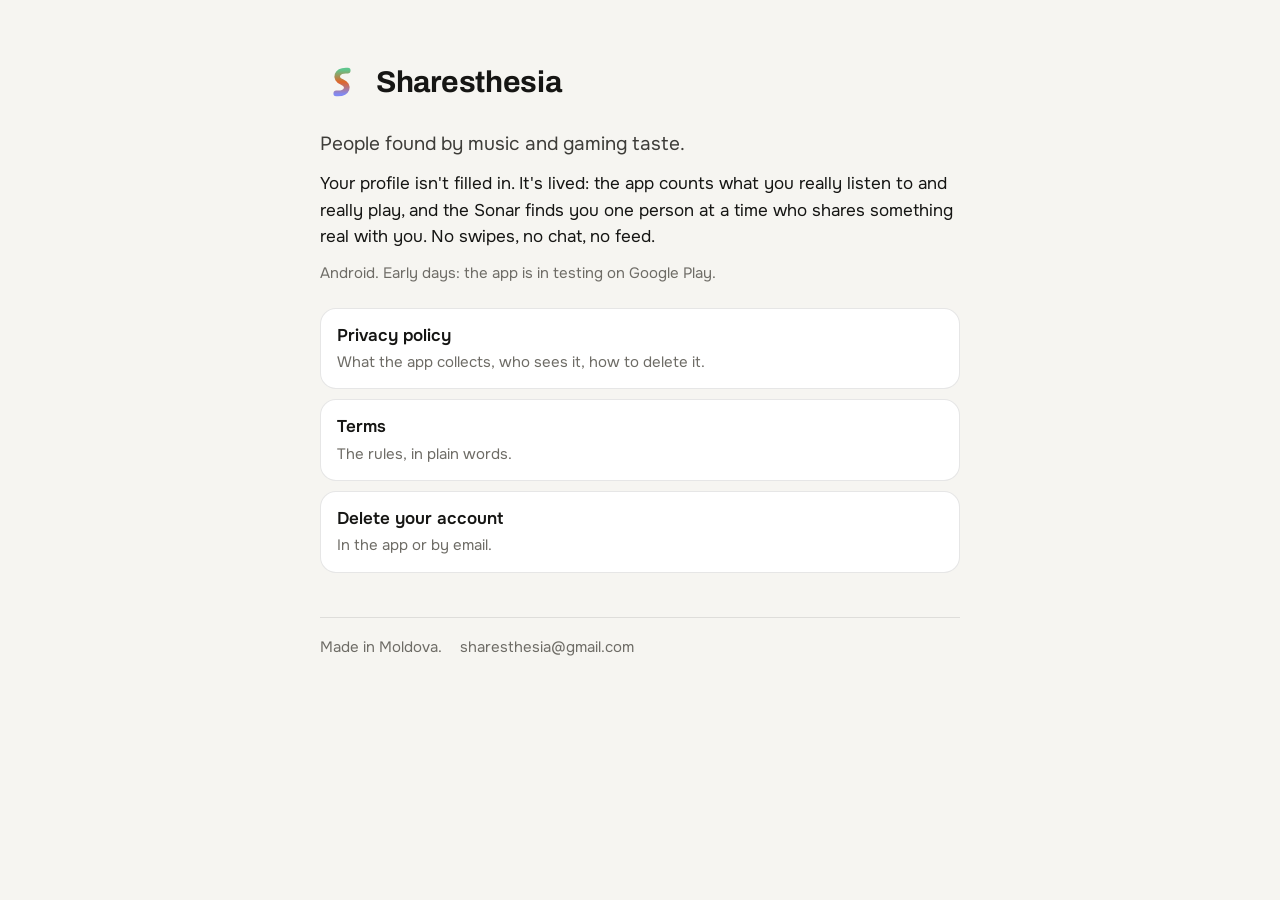
<file: index.html>
<!doctype html>
<html lang="en">
<head>
<meta charset="utf-8">
<meta name="viewport" content="width=device-width, initial-scale=1">
<title>Sharesthesia</title>
<meta name="description" content="People found by music and gaming taste. Your profile is built from what you really listen to and really play.">
<link rel="preconnect" href="https://fonts.googleapis.com">
<link rel="stylesheet" href="https://fonts.googleapis.com/css2?family=Archivo:wght@600;700&family=Onest:wght@400;500;600&display=swap">
<link rel="stylesheet" href="style.css">
</head>
<body>
<main>
<header class="top" style="padding-top:56px">
  <svg viewBox="0 0 108 108" aria-hidden="true" style="width:44px;height:52px"><defs><linearGradient id="sg" x1="0" y1="24" x2="0" y2="84" gradientUnits="userSpaceOnUse"><stop offset="0" stop-color="#5FC58C"/><stop offset=".5" stop-color="#E0662A"/><stop offset="1" stop-color="#8189F2"/></linearGradient></defs><path d="M68 26 C40 24 34 46 54 54 C74 62 68 84 40 82" fill="none" stroke="url(#sg)" stroke-width="14" stroke-linecap="round"/></svg>
  <h1 style="margin:0">Sharesthesia</h1>
</header>

<p class="sub" style="font-size:19px">People found by music and gaming taste.</p>
<p>Your profile isn't filled in. It's lived: the app counts what you really listen to and really play, and the Sonar finds you one person at a time who shares something real with you. No swipes, no chat, no feed.</p>
<p class="note">Android. Early days: the app is in testing on Google Play.</p>
<!-- When the Play listing is live, replace the line above with:
<p><a href="https://play.google.com/store/apps/details?id=com.sharesthesia.app">Get it on Google Play</a></p>
-->

<nav class="links">
  <a href="privacy.html">Privacy policy<span>What the app collects, who sees it, how to delete it.</span></a>
  <a href="terms.html">Terms<span>The rules, in plain words.</span></a>
  <a href="delete-account.html">Delete your account<span>In the app or by email.</span></a>
</nav>

<footer class="foot">
  <span>Made in Moldova.</span>
  <a href="mailto:sharesthesia@gmail.com">sharesthesia@gmail.com</a>
</footer>
</main>
</body>
</html>
</file>
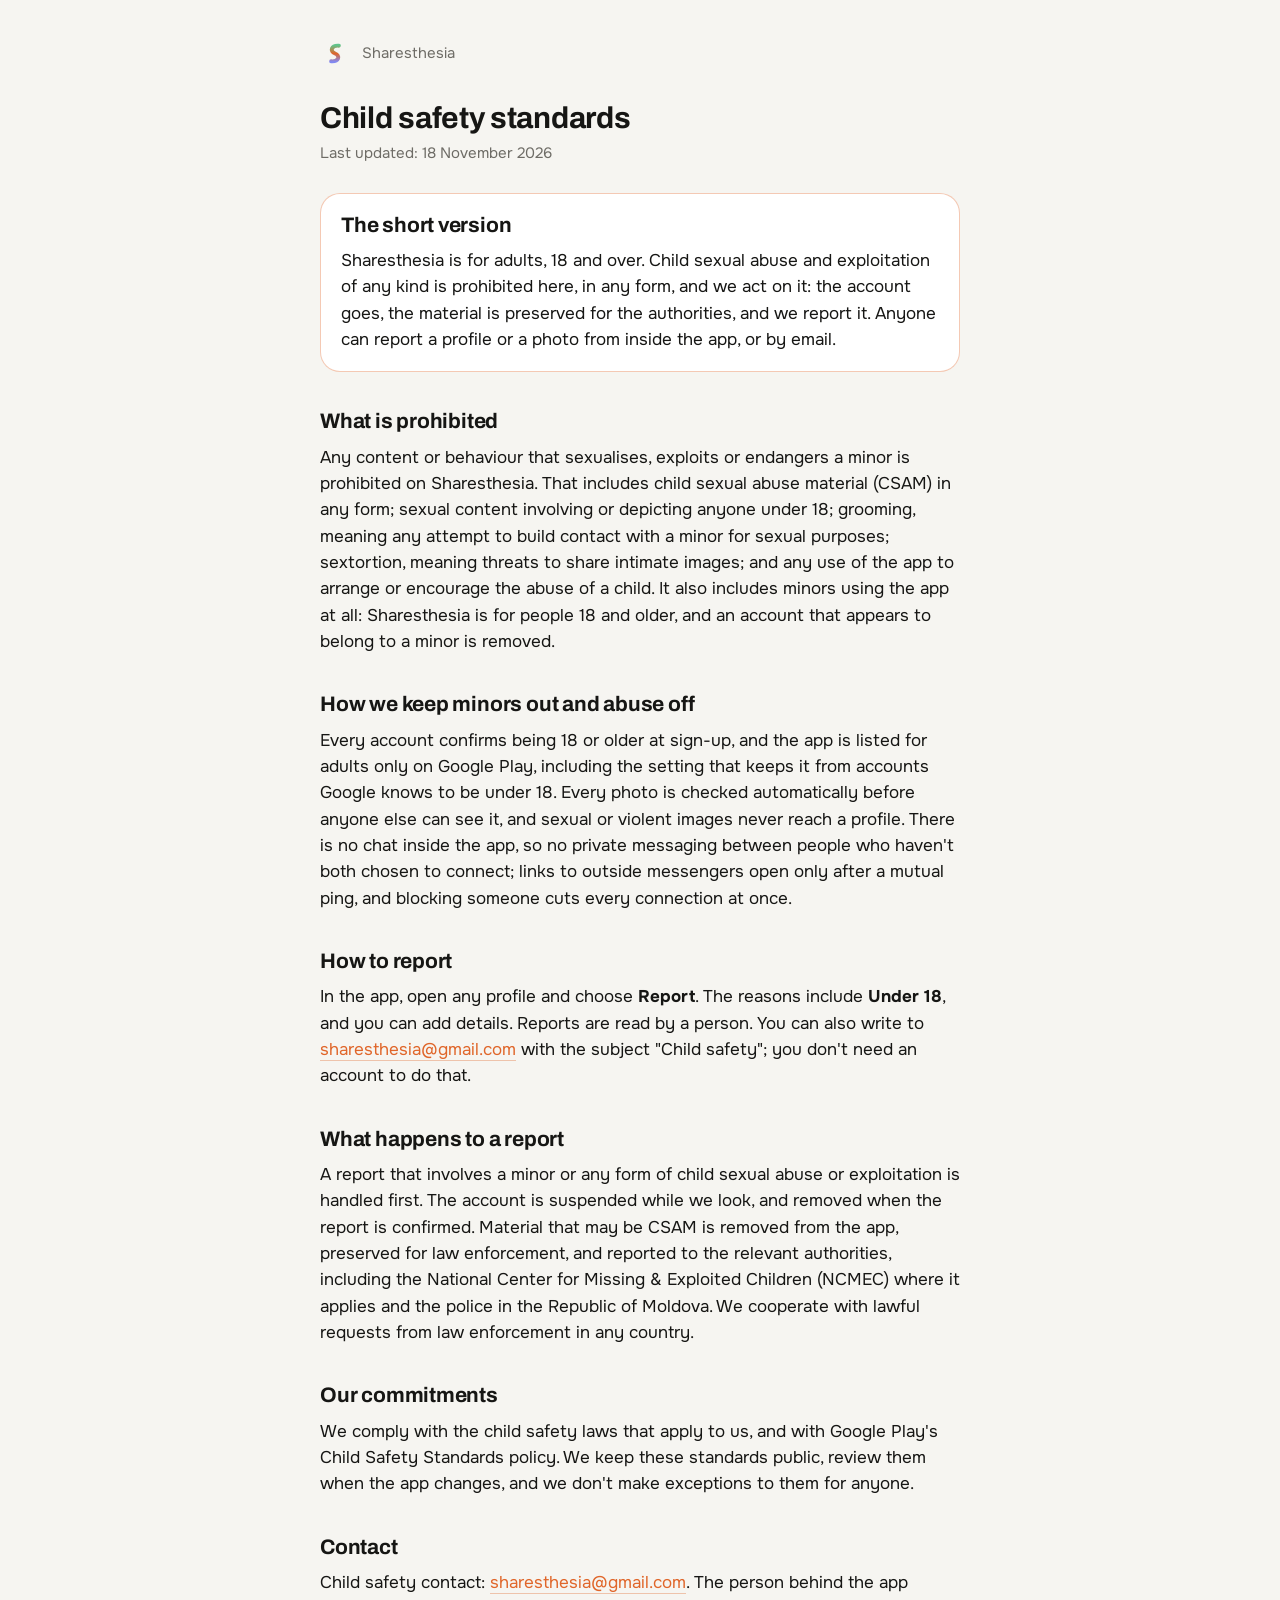
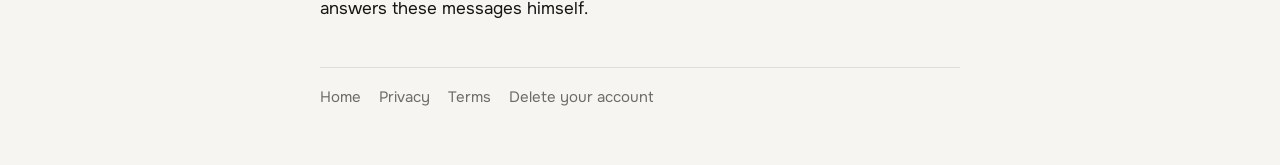
<file: child-safety.html>
<!doctype html>
<html lang="en">
<head>
<meta charset="utf-8">
<meta name="viewport" content="width=device-width, initial-scale=1">
<title>Child safety standards · Sharesthesia</title>
<meta name="description" content="Sharesthesia's standards against child sexual abuse and exploitation, how to report, and whom to contact.">
<link rel="preconnect" href="https://fonts.googleapis.com">
<link rel="stylesheet" href="https://fonts.googleapis.com/css2?family=Archivo:wght@600;700&family=Onest:wght@400;500;600&display=swap">
<link rel="stylesheet" href="style.css">
</head>
<body>
<main>
<header class="top">
  <svg viewBox="0 0 108 108" aria-hidden="true"><defs><linearGradient id="sg" x1="0" y1="24" x2="0" y2="84" gradientUnits="userSpaceOnUse"><stop offset="0" stop-color="#5FC58C"/><stop offset=".5" stop-color="#E0662A"/><stop offset="1" stop-color="#8189F2"/></linearGradient></defs><path d="M68 26 C40 24 34 46 54 54 C74 62 68 84 40 82" fill="none" stroke="url(#sg)" stroke-width="14" stroke-linecap="round"/></svg>
  <a href="./">Sharesthesia</a>
</header>

<h1>Child safety standards</h1>
<p class="kick">Last updated: 18 November 2026</p>

<section class="card short">
  <h2>The short version</h2>
  <p>Sharesthesia is for adults, 18 and over. Child sexual abuse and exploitation of any kind is prohibited here, in any form, and we act on it: the account goes, the material is preserved for the authorities, and we report it. Anyone can report a profile or a photo from inside the app, or by email.</p>
</section>

<h2>What is prohibited</h2>
<p>Any content or behaviour that sexualises, exploits or endangers a minor is prohibited on Sharesthesia. That includes child sexual abuse material (CSAM) in any form; sexual content involving or depicting anyone under 18; grooming, meaning any attempt to build contact with a minor for sexual purposes; sextortion, meaning threats to share intimate images; and any use of the app to arrange or encourage the abuse of a child. It also includes minors using the app at all: Sharesthesia is for people 18 and older, and an account that appears to belong to a minor is removed.</p>

<h2>How we keep minors out and abuse off</h2>
<p>Every account confirms being 18 or older at sign-up, and the app is listed for adults only on Google Play, including the setting that keeps it from accounts Google knows to be under 18. Every photo is checked automatically before anyone else can see it, and sexual or violent images never reach a profile. There is no chat inside the app, so no private messaging between people who haven't both chosen to connect; links to outside messengers open only after a mutual ping, and blocking someone cuts every connection at once.</p>

<h2>How to report</h2>
<p>In the app, open any profile and choose <b>Report</b>. The reasons include <b>Under 18</b>, and you can add details. Reports are read by a person. You can also write to <a href="mailto:sharesthesia@gmail.com?subject=Child%20safety">sharesthesia@gmail.com</a> with the subject "Child safety"; you don't need an account to do that.</p>

<h2>What happens to a report</h2>
<p>A report that involves a minor or any form of child sexual abuse or exploitation is handled first. The account is suspended while we look, and removed when the report is confirmed. Material that may be CSAM is removed from the app, preserved for law enforcement, and reported to the relevant authorities, including the National Center for Missing &amp; Exploited Children (NCMEC) where it applies and the police in the Republic of Moldova. We cooperate with lawful requests from law enforcement in any country.</p>

<h2>Our commitments</h2>
<p>We comply with the child safety laws that apply to us, and with Google Play's Child Safety Standards policy. We keep these standards public, review them when the app changes, and we don't make exceptions to them for anyone.</p>

<h2>Contact</h2>
<p>Child safety contact: <a href="mailto:sharesthesia@gmail.com">sharesthesia@gmail.com</a>. The person behind the app answers these messages himself.</p>

<footer class="foot">
  <a href="./">Home</a>
  <a href="privacy.html">Privacy</a>
  <a href="terms.html">Terms</a>
  <a href="delete-account.html">Delete your account</a>
</footer>
</main>
</body>
</html>
</file>
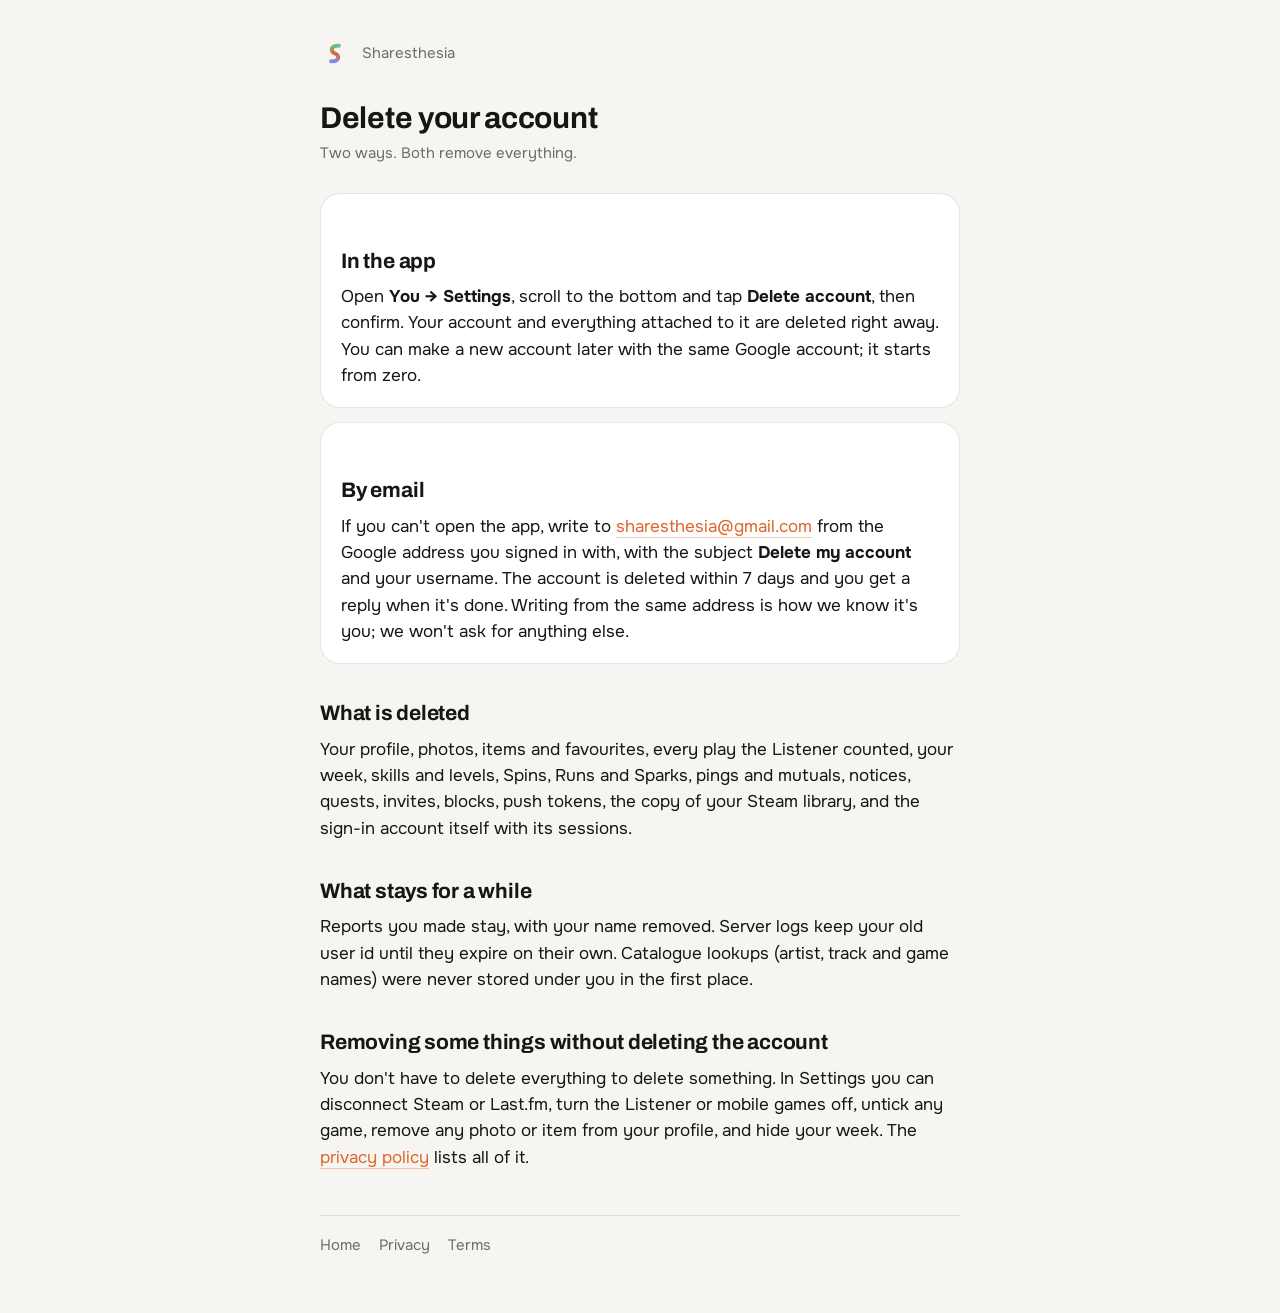
<file: delete-account.html>
<!doctype html>
<html lang="en">
<head>
<meta charset="utf-8">
<meta name="viewport" content="width=device-width, initial-scale=1">
<title>Delete your account · Sharesthesia</title>
<meta name="description" content="How to delete your Sharesthesia account and what happens to your data.">
<link rel="preconnect" href="https://fonts.googleapis.com">
<link rel="stylesheet" href="https://fonts.googleapis.com/css2?family=Archivo:wght@600;700&family=Onest:wght@400;500;600&display=swap">
<link rel="stylesheet" href="style.css">
</head>
<body>
<main>
<header class="top">
  <svg viewBox="0 0 108 108" aria-hidden="true"><defs><linearGradient id="sg" x1="0" y1="24" x2="0" y2="84" gradientUnits="userSpaceOnUse"><stop offset="0" stop-color="#5FC58C"/><stop offset=".5" stop-color="#E0662A"/><stop offset="1" stop-color="#8189F2"/></linearGradient></defs><path d="M68 26 C40 24 34 46 54 54 C74 62 68 84 40 82" fill="none" stroke="url(#sg)" stroke-width="14" stroke-linecap="round"/></svg>
  <a href="./">Sharesthesia</a>
</header>

<h1>Delete your account</h1>
<p class="kick">Two ways. Both remove everything.</p>

<section class="card">
  <h2>In the app</h2>
  <p>Open <b>You → Settings</b>, scroll to the bottom and tap <b>Delete account</b>, then confirm. Your account and everything attached to it are deleted right away. You can make a new account later with the same Google account; it starts from zero.</p>
</section>

<section class="card">
  <h2>By email</h2>
  <p>If you can't open the app, write to <a href="mailto:sharesthesia@gmail.com?subject=Delete%20my%20account">sharesthesia@gmail.com</a> from the Google address you signed in with, with the subject <b>Delete my account</b> and your username. The account is deleted within 7 days and you get a reply when it's done. Writing from the same address is how we know it's you; we won't ask for anything else.</p>
</section>

<h2>What is deleted</h2>
<p>Your profile, photos, items and favourites, every play the Listener counted, your week, skills and levels, Spins, Runs and Sparks, pings and mutuals, notices, quests, invites, blocks, push tokens, the copy of your Steam library, and the sign-in account itself with its sessions.</p>

<h2>What stays for a while</h2>
<p>Reports you made stay, with your name removed. Server logs keep your old user id until they expire on their own. Catalogue lookups (artist, track and game names) were never stored under you in the first place.</p>

<h2>Removing some things without deleting the account</h2>
<p>You don't have to delete everything to delete something. In Settings you can disconnect Steam or Last.fm, turn the Listener or mobile games off, untick any game, remove any photo or item from your profile, and hide your week. The <a href="privacy.html">privacy policy</a> lists all of it.</p>

<footer class="foot">
  <a href="./">Home</a>
  <a href="privacy.html">Privacy</a>
  <a href="terms.html">Terms</a>
</footer>
</main>
</body>
</html>
</file>
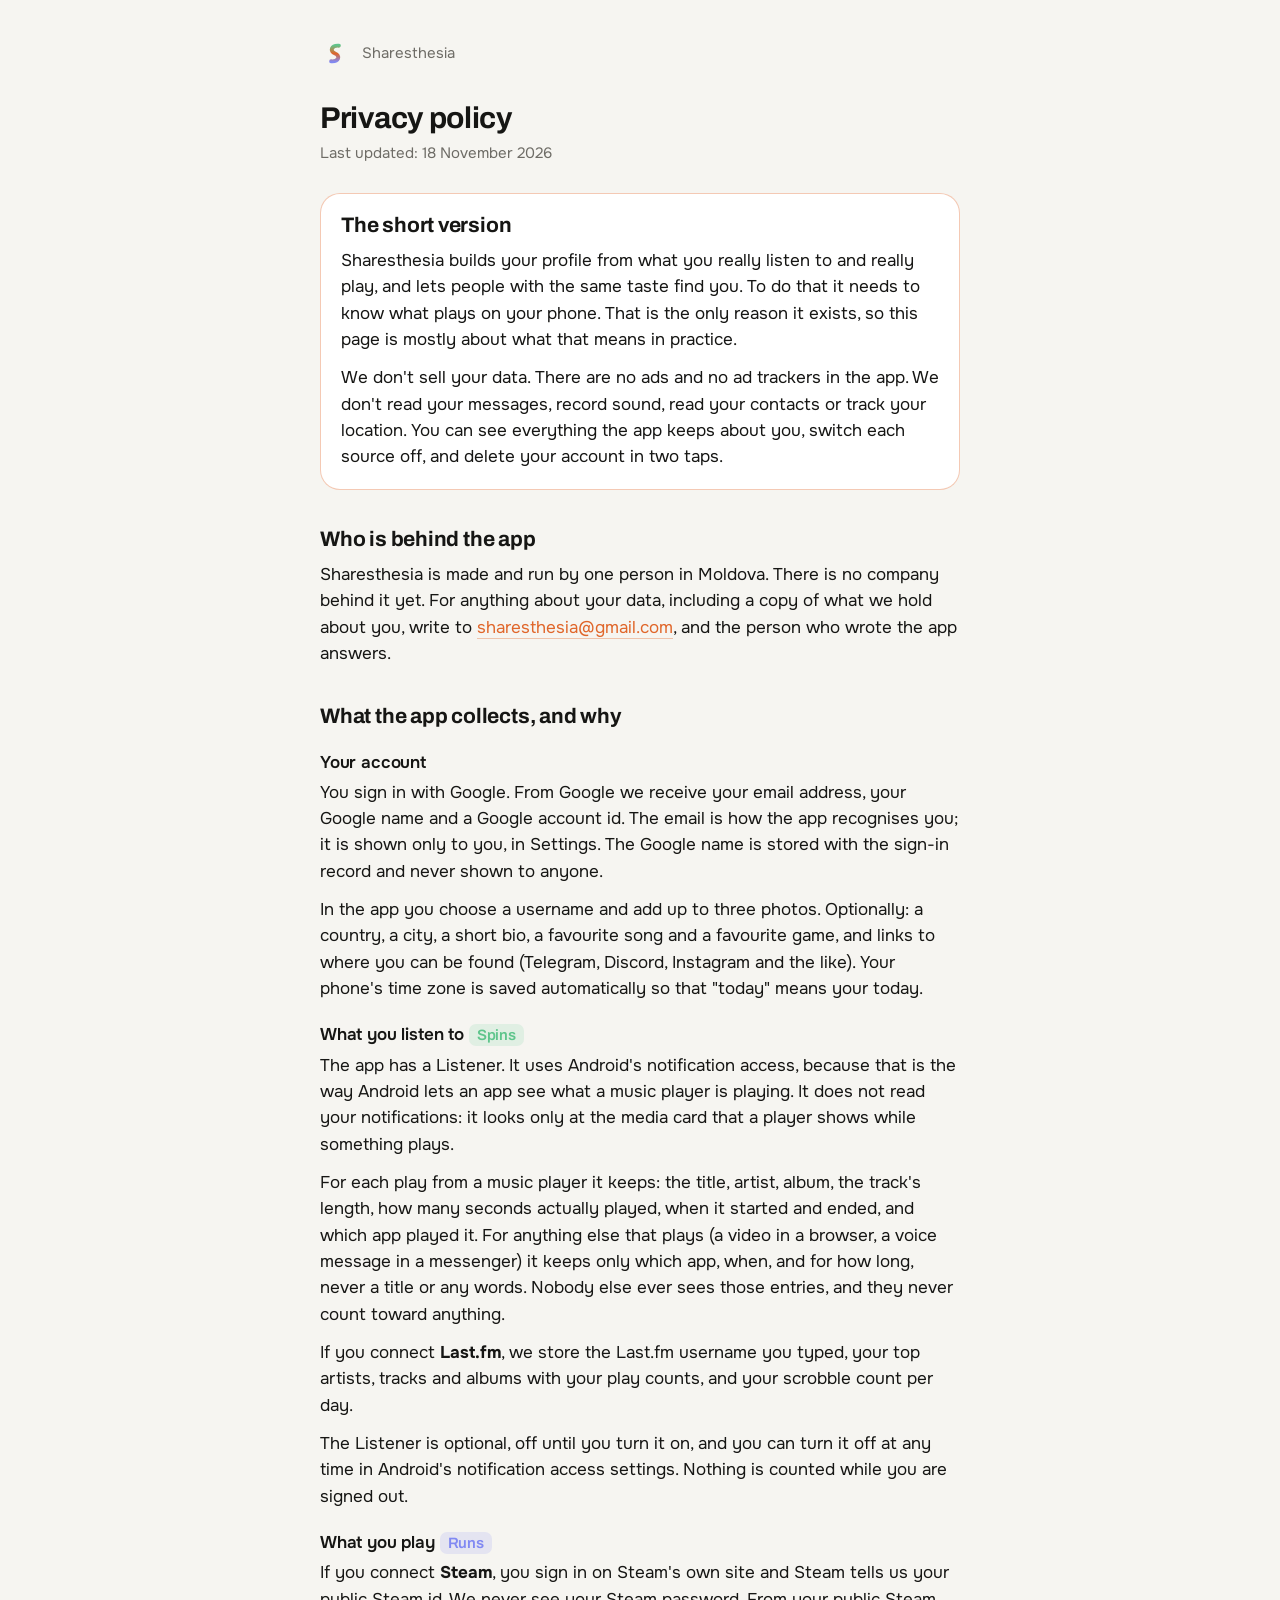
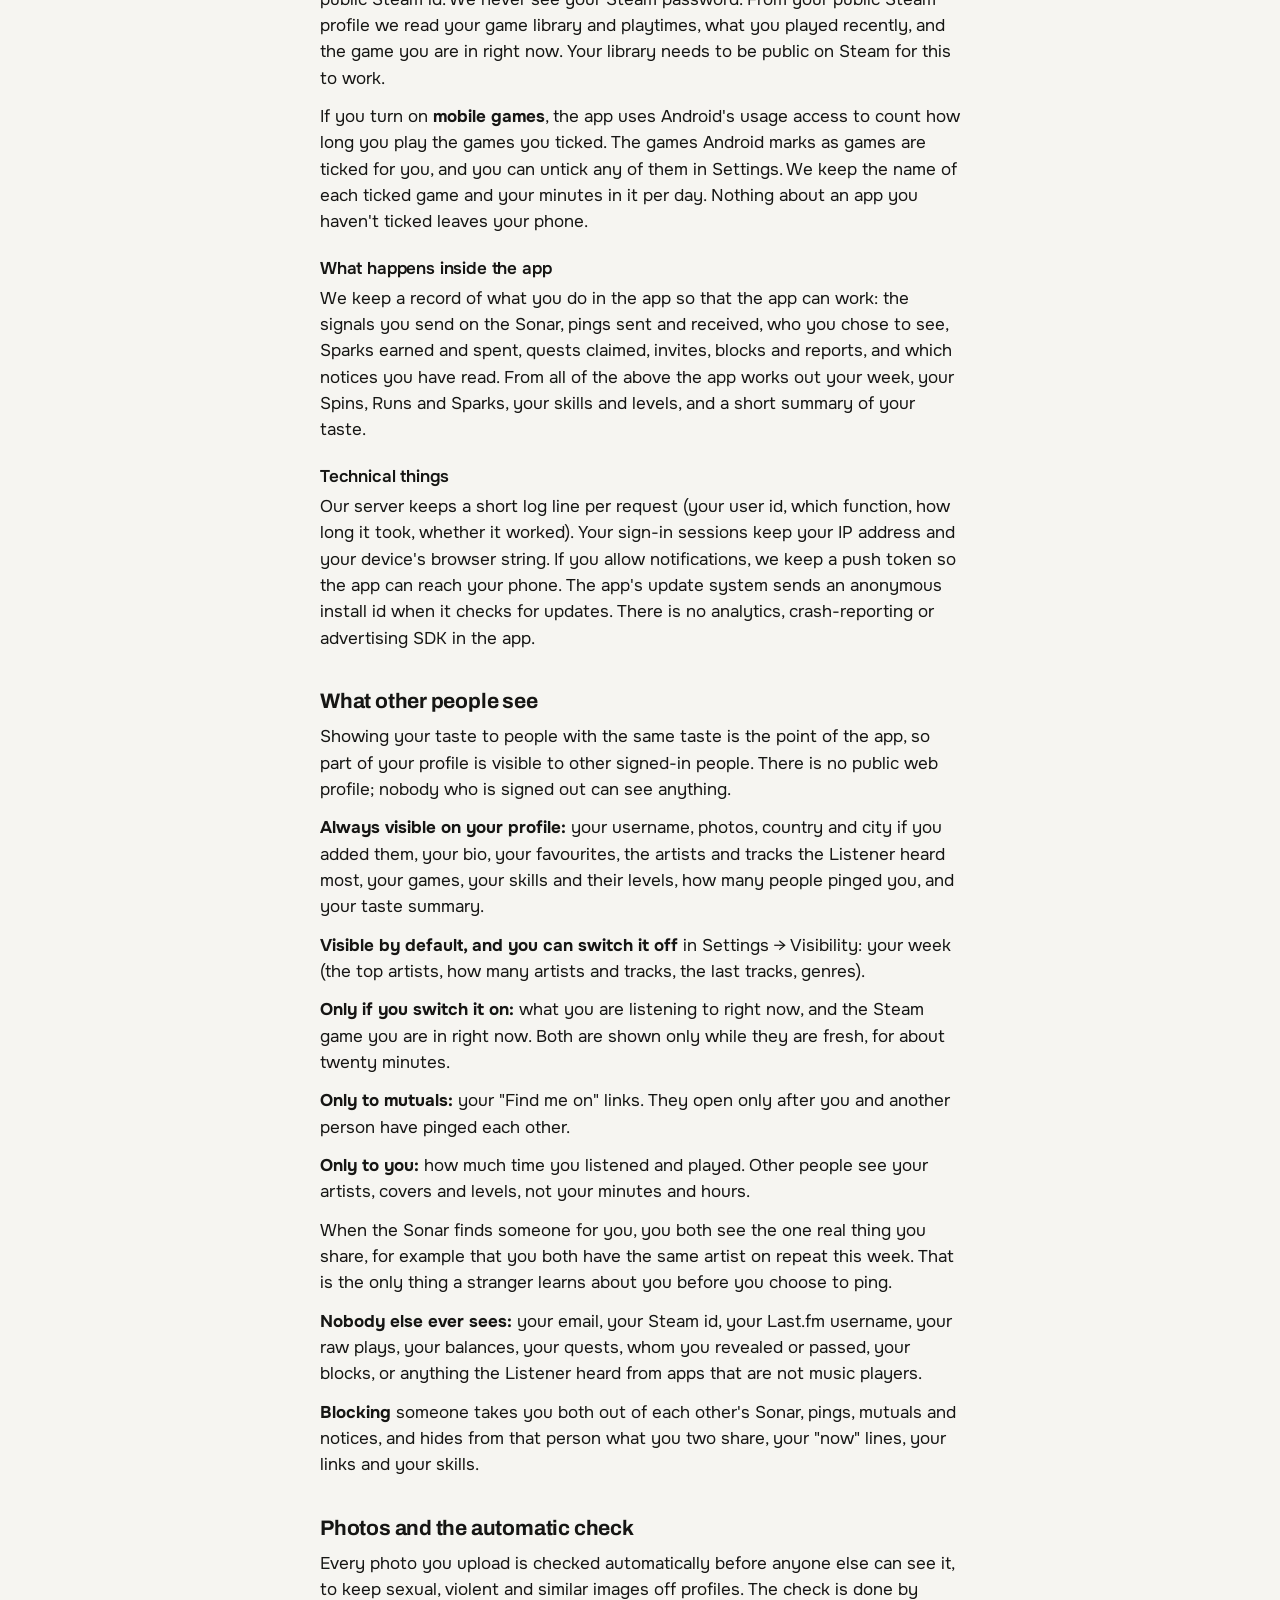
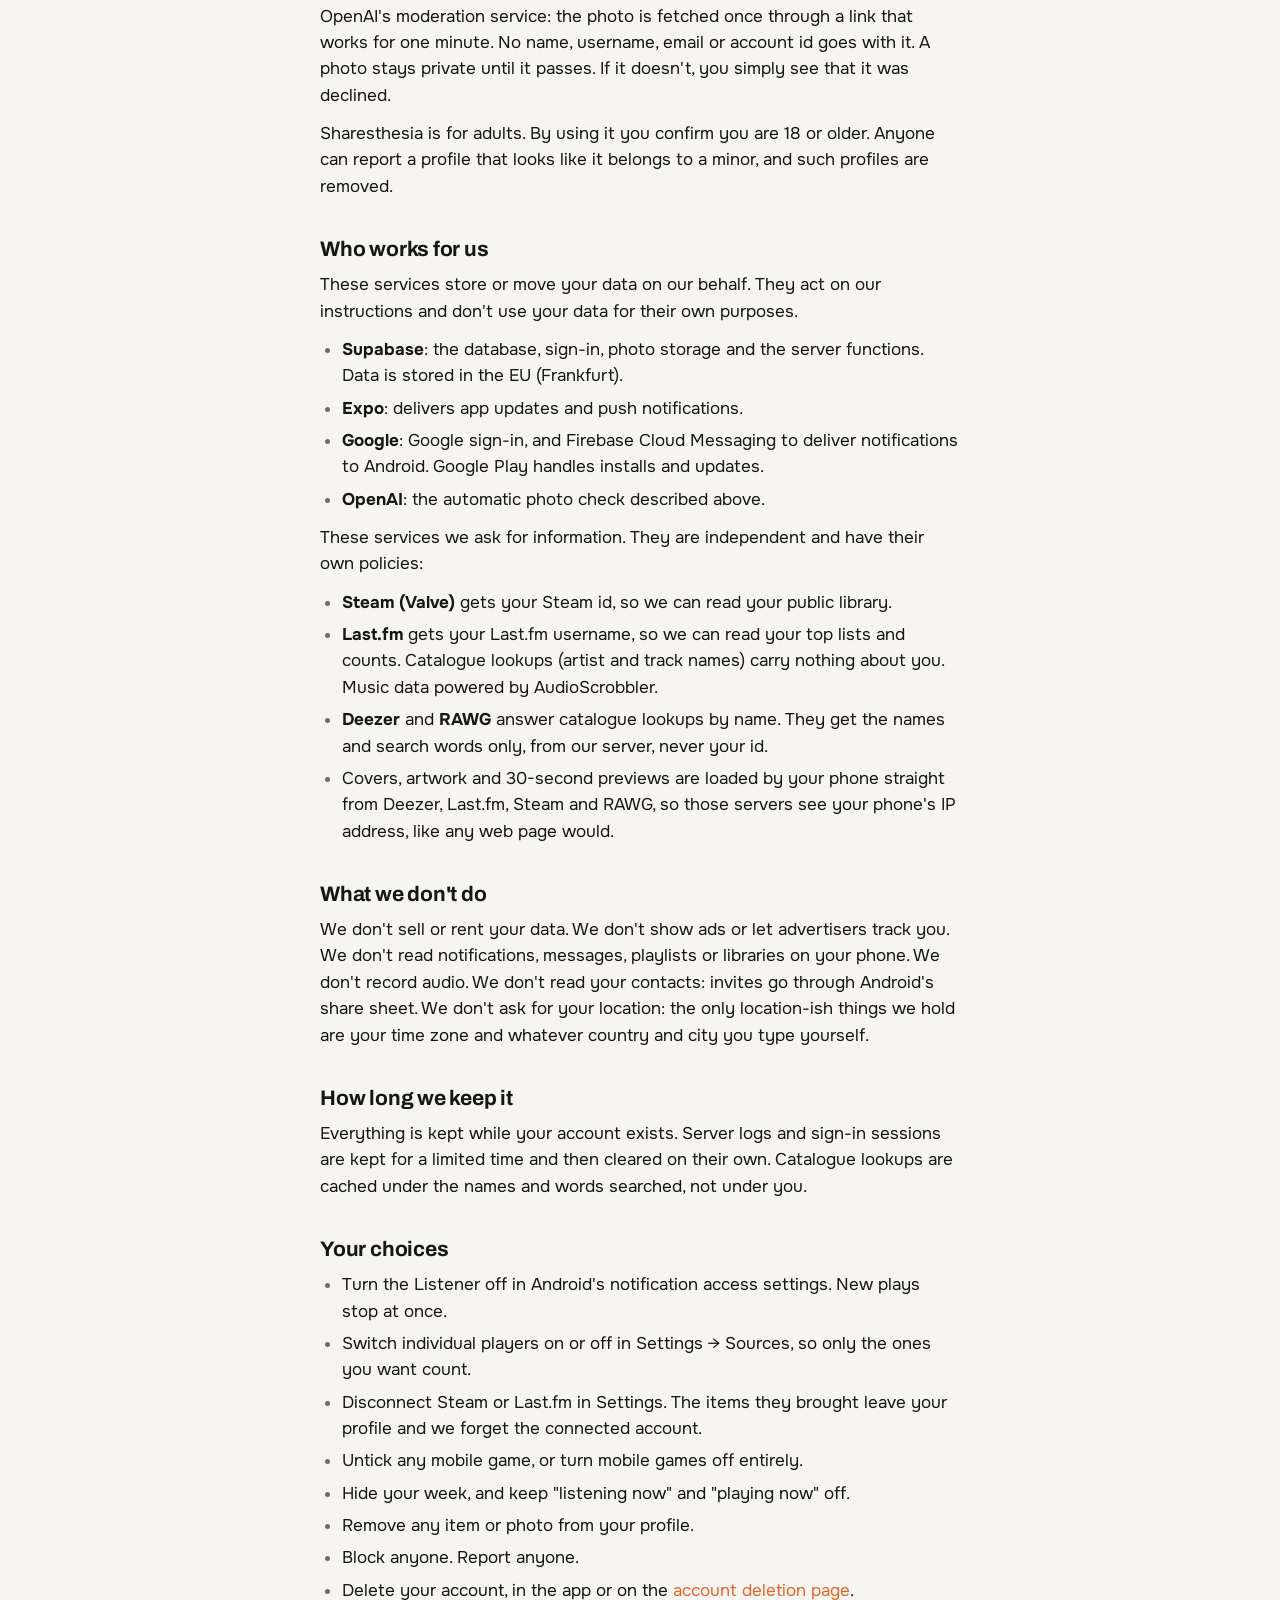
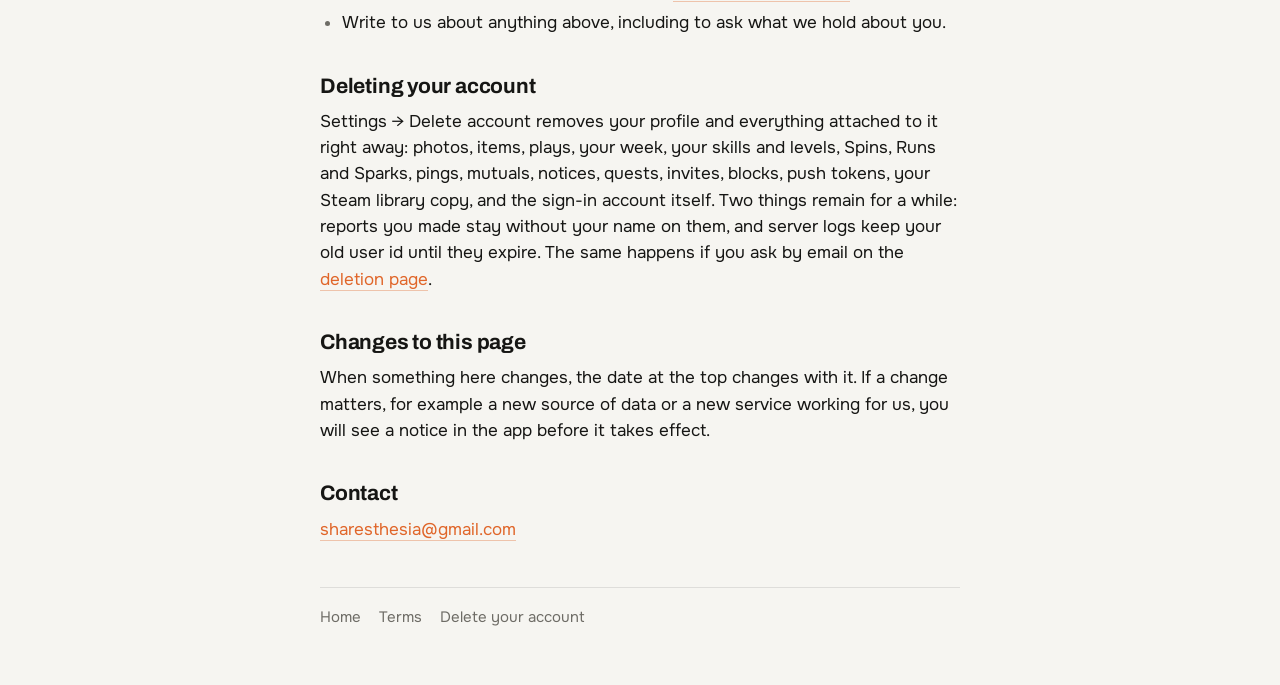
<file: privacy.html>
<!doctype html>
<html lang="en">
<head>
<meta charset="utf-8">
<meta name="viewport" content="width=device-width, initial-scale=1">
<title>Privacy policy · Sharesthesia</title>
<meta name="description" content="What Sharesthesia collects, who sees it, and how to delete it. Written in plain words.">
<link rel="preconnect" href="https://fonts.googleapis.com">
<link rel="stylesheet" href="https://fonts.googleapis.com/css2?family=Archivo:wght@600;700&family=Onest:wght@400;500;600&display=swap">
<link rel="stylesheet" href="style.css">
</head>
<body>
<main>
<header class="top">
  <svg viewBox="0 0 108 108" aria-hidden="true"><defs><linearGradient id="sg" x1="0" y1="24" x2="0" y2="84" gradientUnits="userSpaceOnUse"><stop offset="0" stop-color="#5FC58C"/><stop offset=".5" stop-color="#E0662A"/><stop offset="1" stop-color="#8189F2"/></linearGradient></defs><path d="M68 26 C40 24 34 46 54 54 C74 62 68 84 40 82" fill="none" stroke="url(#sg)" stroke-width="14" stroke-linecap="round"/></svg>
  <a href="./">Sharesthesia</a>
</header>

<h1>Privacy policy</h1>
<p class="kick">Last updated: 18 November 2026</p>

<section class="card short">
  <h2>The short version</h2>
  <p>Sharesthesia builds your profile from what you really listen to and really play, and lets people with the same taste find you. To do that it needs to know what plays on your phone. That is the only reason it exists, so this page is mostly about what that means in practice.</p>
  <p>We don't sell your data. There are no ads and no ad trackers in the app. We don't read your messages, record sound, read your contacts or track your location. You can see everything the app keeps about you, switch each source off, and delete your account in two taps.</p>
</section>

<h2>Who is behind the app</h2>
<p>Sharesthesia is made and run by one person in Moldova. There is no company behind it yet. For anything about your data, including a copy of what we hold about you, write to <a href="mailto:sharesthesia@gmail.com">sharesthesia@gmail.com</a>, and the person who wrote the app answers.</p>

<h2>What the app collects, and why</h2>

<h3>Your account</h3>
<p>You sign in with Google. From Google we receive your email address, your Google name and a Google account id. The email is how the app recognises you; it is shown only to you, in Settings. The Google name is stored with the sign-in record and never shown to anyone.</p>
<p>In the app you choose a username and add up to three photos. Optionally: a country, a city, a short bio, a favourite song and a favourite game, and links to where you can be found (Telegram, Discord, Instagram and the like). Your phone's time zone is saved automatically so that "today" means your today.</p>

<h3>What you listen to <span class="pill m">Spins</span></h3>
<p>The app has a Listener. It uses Android's notification access, because that is the way Android lets an app see what a music player is playing. It does not read your notifications: it looks only at the media card that a player shows while something plays.</p>
<p>For each play from a music player it keeps: the title, artist, album, the track's length, how many seconds actually played, when it started and ended, and which app played it. For anything else that plays (a video in a browser, a voice message in a messenger) it keeps only which app, when, and for how long, never a title or any words. Nobody else ever sees those entries, and they never count toward anything.</p>
<p>If you connect <b>Last.fm</b>, we store the Last.fm username you typed, your top artists, tracks and albums with your play counts, and your scrobble count per day.</p>
<p>The Listener is optional, off until you turn it on, and you can turn it off at any time in Android's notification access settings. Nothing is counted while you are signed out.</p>

<h3>What you play <span class="pill g">Runs</span></h3>
<p>If you connect <b>Steam</b>, you sign in on Steam's own site and Steam tells us your public Steam id. We never see your Steam password. From your public Steam profile we read your game library and playtimes, what you played recently, and the game you are in right now. Your library needs to be public on Steam for this to work.</p>
<p>If you turn on <b>mobile games</b>, the app uses Android's usage access to count how long you play the games you ticked. The games Android marks as games are ticked for you, and you can untick any of them in Settings. We keep the name of each ticked game and your minutes in it per day. Nothing about an app you haven't ticked leaves your phone.</p>

<h3>What happens inside the app</h3>
<p>We keep a record of what you do in the app so that the app can work: the signals you send on the Sonar, pings sent and received, who you chose to see, Sparks earned and spent, quests claimed, invites, blocks and reports, and which notices you have read. From all of the above the app works out your week, your Spins, Runs and Sparks, your skills and levels, and a short summary of your taste.</p>

<h3>Technical things</h3>
<p>Our server keeps a short log line per request (your user id, which function, how long it took, whether it worked). Your sign-in sessions keep your IP address and your device's browser string. If you allow notifications, we keep a push token so the app can reach your phone. The app's update system sends an anonymous install id when it checks for updates. There is no analytics, crash-reporting or advertising SDK in the app.</p>

<h2>What other people see</h2>
<p>Showing your taste to people with the same taste is the point of the app, so part of your profile is visible to other signed-in people. There is no public web profile; nobody who is signed out can see anything.</p>
<p><b>Always visible on your profile:</b> your username, photos, country and city if you added them, your bio, your favourites, the artists and tracks the Listener heard most, your games, your skills and their levels, how many people pinged you, and your taste summary.</p>
<p><b>Visible by default, and you can switch it off</b> in Settings → Visibility: your week (the top artists, how many artists and tracks, the last tracks, genres).</p>
<p><b>Only if you switch it on:</b> what you are listening to right now, and the Steam game you are in right now. Both are shown only while they are fresh, for about twenty minutes.</p>
<p><b>Only to mutuals:</b> your "Find me on" links. They open only after you and another person have pinged each other.</p>
<p><b>Only to you:</b> how much time you listened and played. Other people see your artists, covers and levels, not your minutes and hours.</p>
<p>When the Sonar finds someone for you, you both see the one real thing you share, for example that you both have the same artist on repeat this week. That is the only thing a stranger learns about you before you choose to ping.</p>
<p><b>Nobody else ever sees:</b> your email, your Steam id, your Last.fm username, your raw plays, your balances, your quests, whom you revealed or passed, your blocks, or anything the Listener heard from apps that are not music players.</p>
<p><b>Blocking</b> someone takes you both out of each other's Sonar, pings, mutuals and notices, and hides from that person what you two share, your "now" lines, your links and your skills.</p>

<h2>Photos and the automatic check</h2>
<p>Every photo you upload is checked automatically before anyone else can see it, to keep sexual, violent and similar images off profiles. The check is done by OpenAI's moderation service: the photo is fetched once through a link that works for one minute. No name, username, email or account id goes with it. A photo stays private until it passes. If it doesn't, you simply see that it was declined.</p>
<p>Sharesthesia is for adults. By using it you confirm you are 18 or older. Anyone can report a profile that looks like it belongs to a minor, and such profiles are removed.</p>

<h2>Who works for us</h2>
<p>These services store or move your data on our behalf. They act on our instructions and don't use your data for their own purposes.</p>
<ul>
  <li><b>Supabase</b>: the database, sign-in, photo storage and the server functions. Data is stored in the EU (Frankfurt).</li>
  <li><b>Expo</b>: delivers app updates and push notifications.</li>
  <li><b>Google</b>: Google sign-in, and Firebase Cloud Messaging to deliver notifications to Android. Google Play handles installs and updates.</li>
  <li><b>OpenAI</b>: the automatic photo check described above.</li>
</ul>
<p>These services we ask for information. They are independent and have their own policies:</p>
<ul>
  <li><b>Steam (Valve)</b> gets your Steam id, so we can read your public library.</li>
  <li><b>Last.fm</b> gets your Last.fm username, so we can read your top lists and counts. Catalogue lookups (artist and track names) carry nothing about you. Music data powered by AudioScrobbler.</li>
  <li><b>Deezer</b> and <b>RAWG</b> answer catalogue lookups by name. They get the names and search words only, from our server, never your id.</li>
  <li>Covers, artwork and 30-second previews are loaded by your phone straight from Deezer, Last.fm, Steam and RAWG, so those servers see your phone's IP address, like any web page would.</li>
</ul>

<h2>What we don't do</h2>
<p>We don't sell or rent your data. We don't show ads or let advertisers track you. We don't read notifications, messages, playlists or libraries on your phone. We don't record audio. We don't read your contacts: invites go through Android's share sheet. We don't ask for your location: the only location-ish things we hold are your time zone and whatever country and city you type yourself.</p>

<h2>How long we keep it</h2>
<p>Everything is kept while your account exists. Server logs and sign-in sessions are kept for a limited time and then cleared on their own. Catalogue lookups are cached under the names and words searched, not under you.</p>

<h2>Your choices</h2>
<ul>
  <li>Turn the Listener off in Android's notification access settings. New plays stop at once.</li>
  <li>Switch individual players on or off in Settings → Sources, so only the ones you want count.</li>
  <li>Disconnect Steam or Last.fm in Settings. The items they brought leave your profile and we forget the connected account.</li>
  <li>Untick any mobile game, or turn mobile games off entirely.</li>
  <li>Hide your week, and keep "listening now" and "playing now" off.</li>
  <li>Remove any item or photo from your profile.</li>
  <li>Block anyone. Report anyone.</li>
  <li>Delete your account, in the app or on the <a href="delete-account.html">account deletion page</a>.</li>
  <li>Write to us about anything above, including to ask what we hold about you.</li>
</ul>

<h2>Deleting your account</h2>
<p>Settings → Delete account removes your profile and everything attached to it right away: photos, items, plays, your week, your skills and levels, Spins, Runs and Sparks, pings, mutuals, notices, quests, invites, blocks, push tokens, your Steam library copy, and the sign-in account itself. Two things remain for a while: reports you made stay without your name on them, and server logs keep your old user id until they expire. The same happens if you ask by email on the <a href="delete-account.html">deletion page</a>.</p>

<h2>Changes to this page</h2>
<p>When something here changes, the date at the top changes with it. If a change matters, for example a new source of data or a new service working for us, you will see a notice in the app before it takes effect.</p>

<h2>Contact</h2>
<p><a href="mailto:sharesthesia@gmail.com">sharesthesia@gmail.com</a></p>

<footer class="foot">
  <a href="./">Home</a>
  <a href="terms.html">Terms</a>
  <a href="delete-account.html">Delete your account</a>
</footer>
</main>
</body>
</html>
</file>
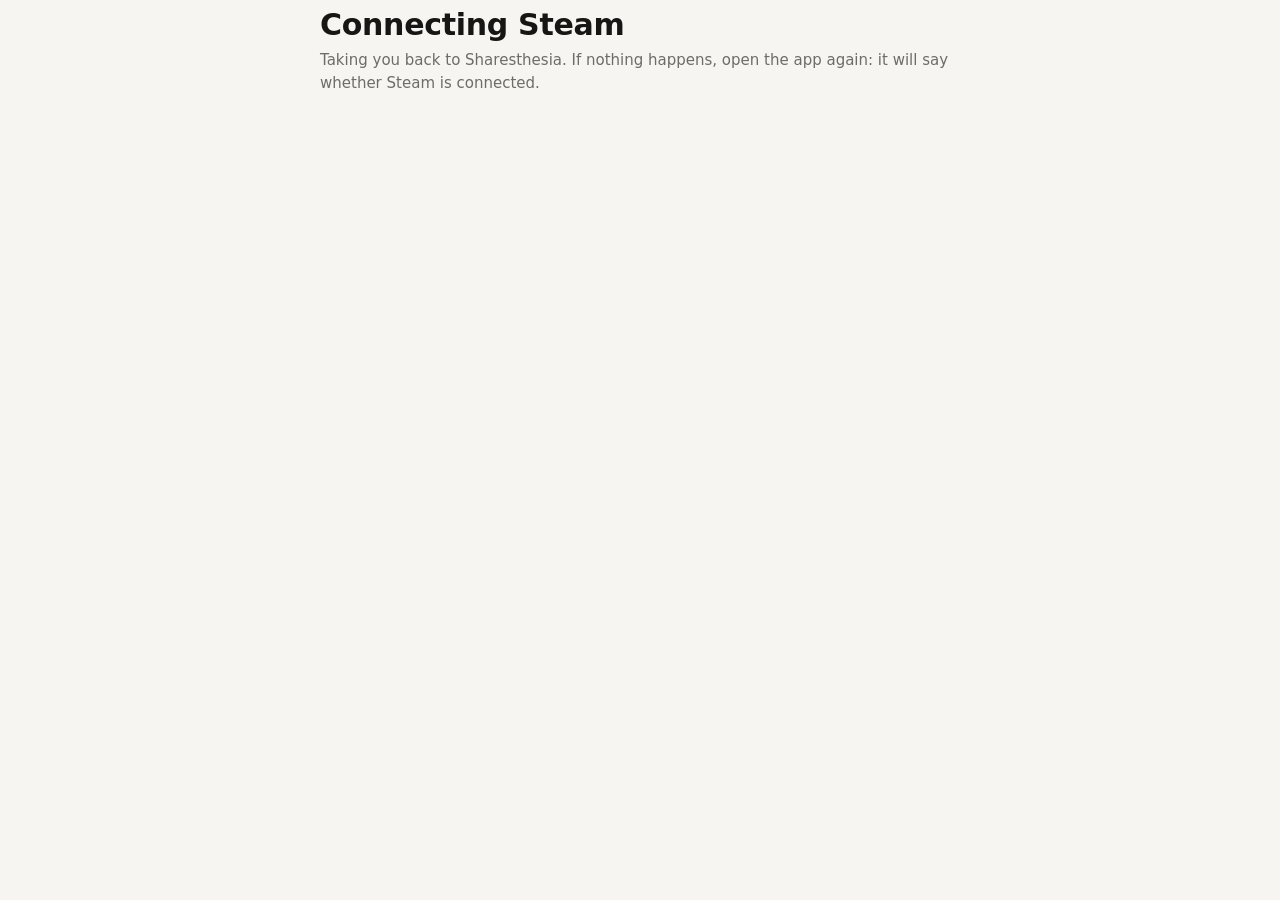
<file: steam.html>
<!doctype html>
<html lang="en">
<head>
<meta charset="utf-8">
<meta name="viewport" content="width=device-width, initial-scale=1">
<meta name="referrer" content="no-referrer">
<meta name="robots" content="noindex">
<title>Connecting Steam · Sharesthesia</title>
<link rel="stylesheet" href="style.css">
<script>
  // "Sign in through Steam" (SRC-8): Steam sends the browser back here, and
  // this page only passes Steam's answer on to Sharesthesia's server, with
  // the address's query untouched. The server checks every field and asks
  // Steam itself whether it is real; nothing is kept or read here.
  (function () {
    var q = window.location.search;
    if (/^\?state=[0-9a-f]{64}(&|$)/.test(q)) {
      window.location.replace("https://krpxxgezpjiwlkpinmxi.supabase.co/functions/v1/steam-openid-return" + q);
    }
  })();
</script>
</head>
<body>
<main>
<h1>Connecting Steam</h1>
<p class="kick">Taking you back to Sharesthesia. If nothing happens, open the app again: it will say whether Steam is connected.</p>
</main>
</body>
</html>
</file>
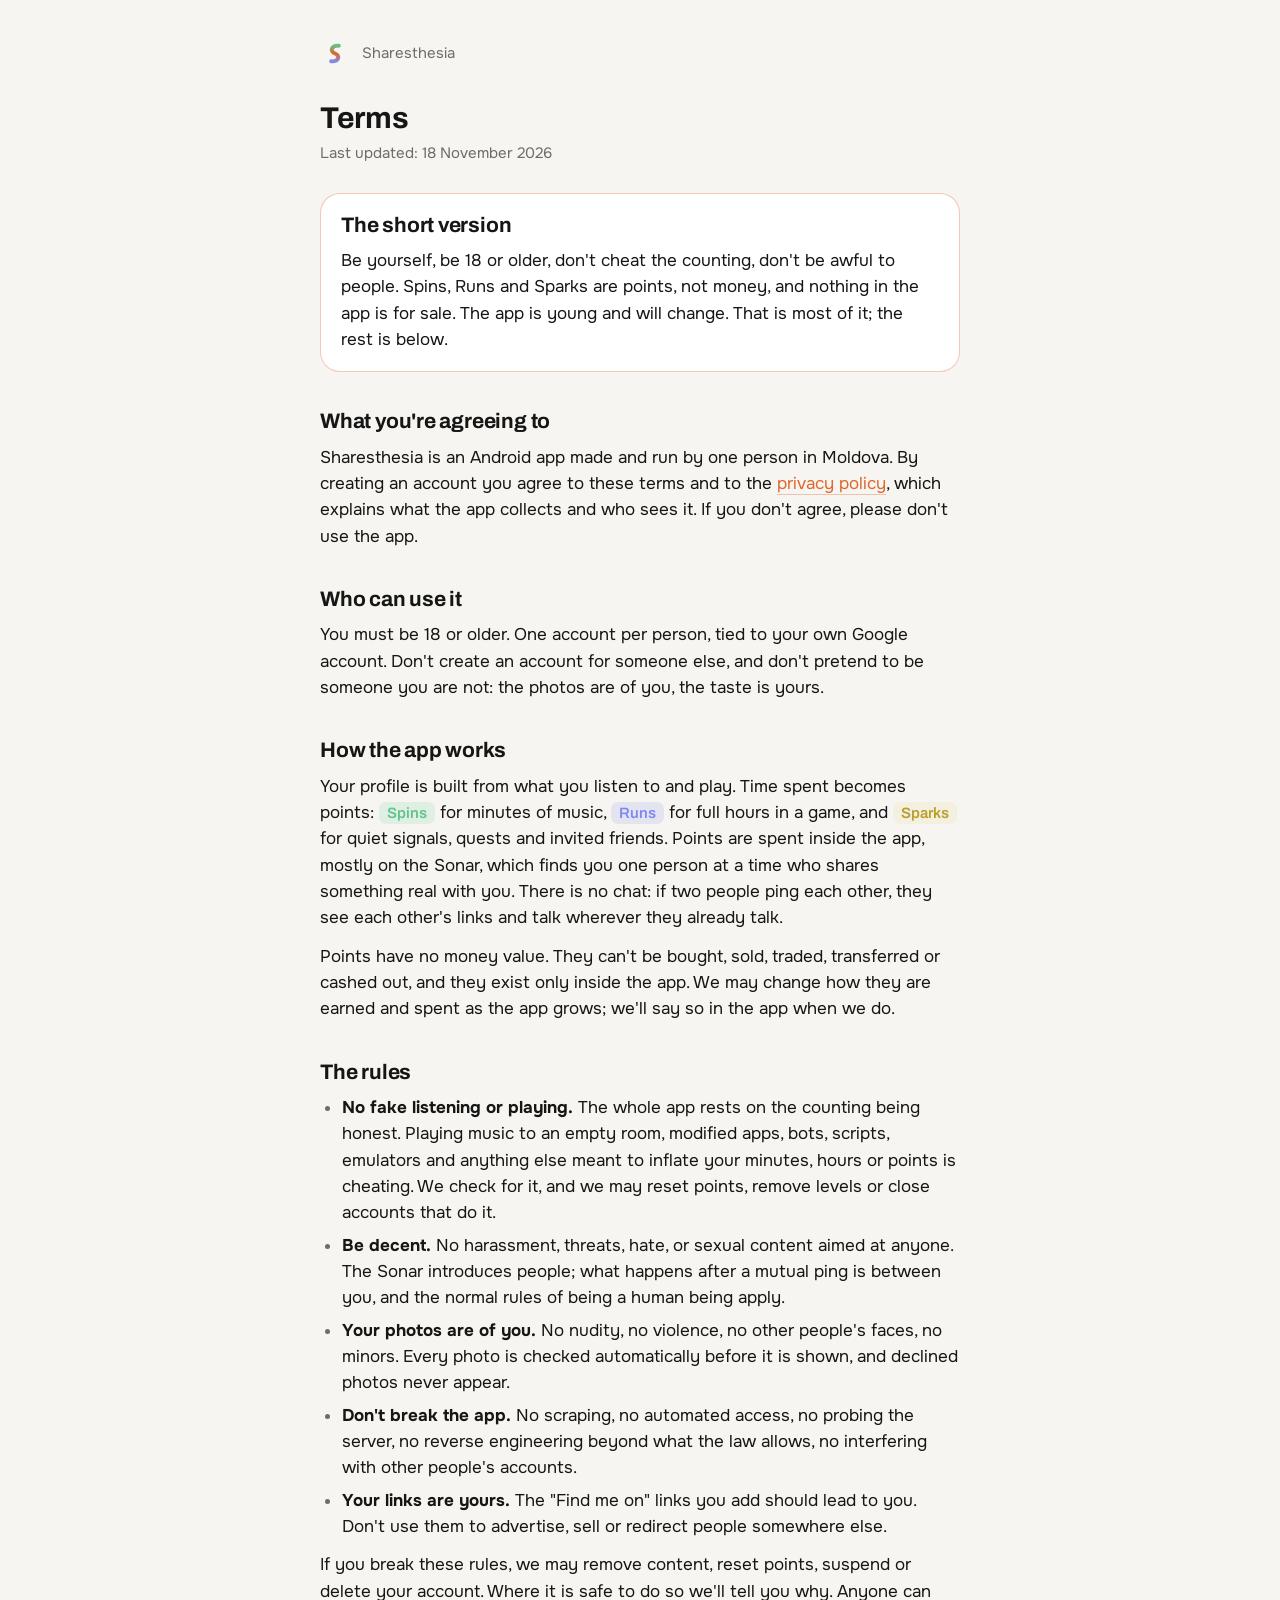
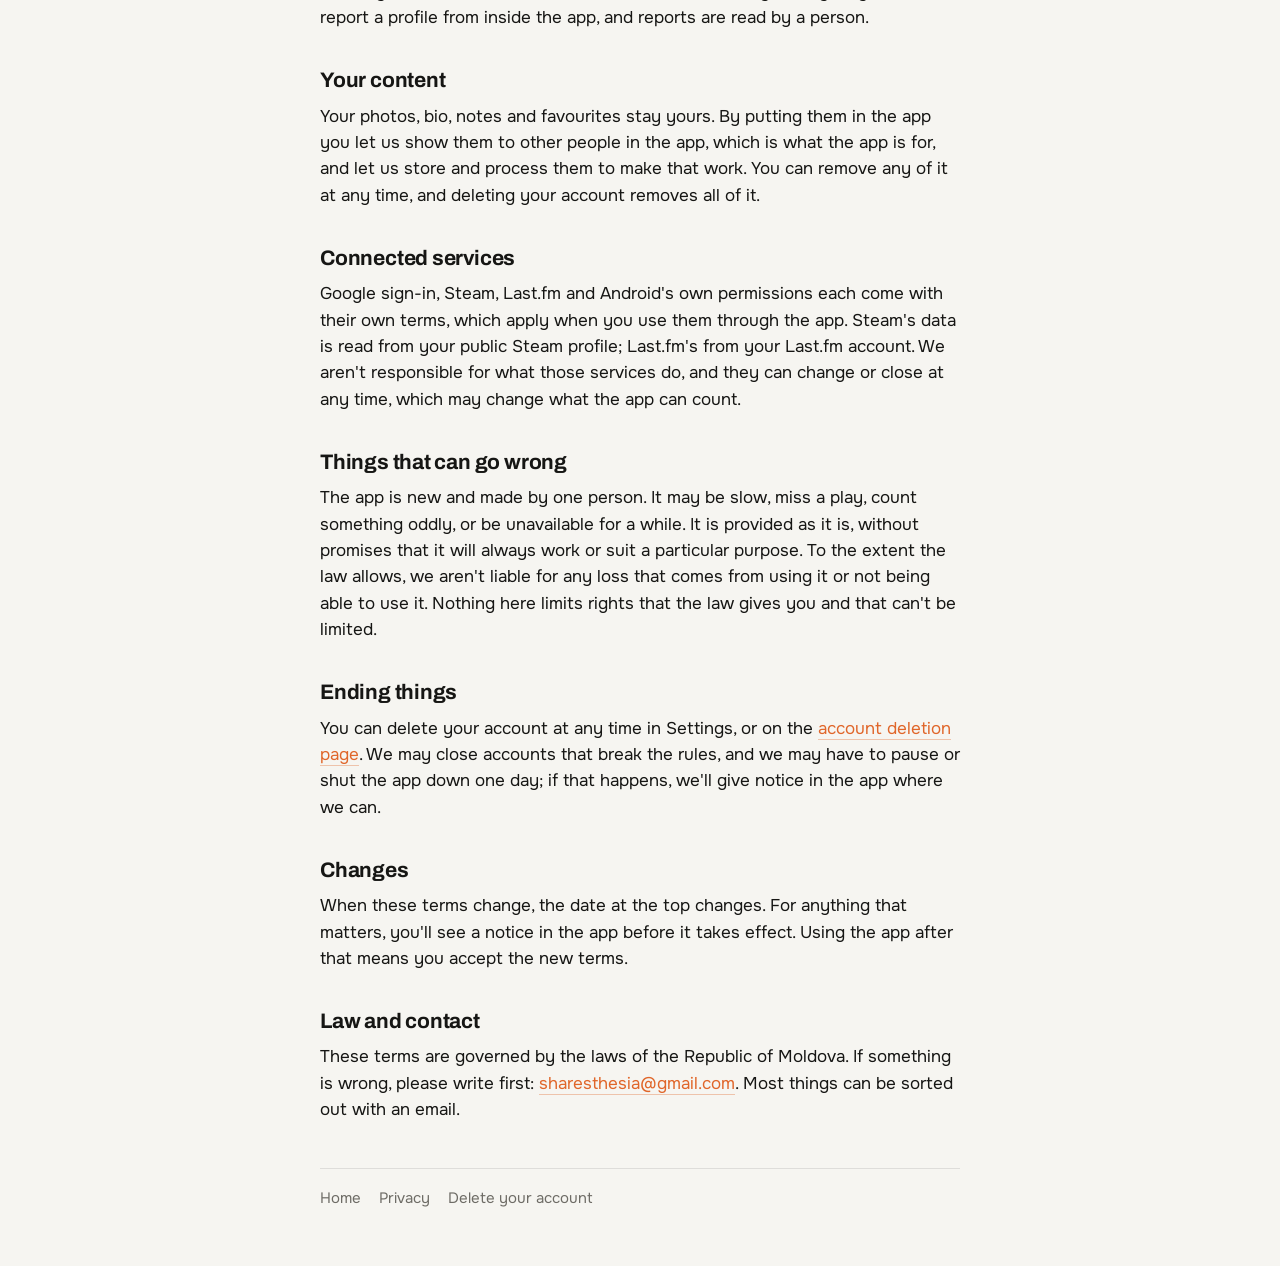
<file: terms.html>
<!doctype html>
<html lang="en">
<head>
<meta charset="utf-8">
<meta name="viewport" content="width=device-width, initial-scale=1">
<title>Terms · Sharesthesia</title>
<meta name="description" content="The rules of Sharesthesia, in plain words.">
<link rel="preconnect" href="https://fonts.googleapis.com">
<link rel="stylesheet" href="https://fonts.googleapis.com/css2?family=Archivo:wght@600;700&family=Onest:wght@400;500;600&display=swap">
<link rel="stylesheet" href="style.css">
</head>
<body>
<main>
<header class="top">
  <svg viewBox="0 0 108 108" aria-hidden="true"><defs><linearGradient id="sg" x1="0" y1="24" x2="0" y2="84" gradientUnits="userSpaceOnUse"><stop offset="0" stop-color="#5FC58C"/><stop offset=".5" stop-color="#E0662A"/><stop offset="1" stop-color="#8189F2"/></linearGradient></defs><path d="M68 26 C40 24 34 46 54 54 C74 62 68 84 40 82" fill="none" stroke="url(#sg)" stroke-width="14" stroke-linecap="round"/></svg>
  <a href="./">Sharesthesia</a>
</header>

<h1>Terms</h1>
<p class="kick">Last updated: 18 November 2026</p>

<section class="card short">
  <h2>The short version</h2>
  <p>Be yourself, be 18 or older, don't cheat the counting, don't be awful to people. Spins, Runs and Sparks are points, not money, and nothing in the app is for sale. The app is young and will change. That is most of it; the rest is below.</p>
</section>

<h2>What you're agreeing to</h2>
<p>Sharesthesia is an Android app made and run by one person in Moldova. By creating an account you agree to these terms and to the <a href="privacy.html">privacy policy</a>, which explains what the app collects and who sees it. If you don't agree, please don't use the app.</p>

<h2>Who can use it</h2>
<p>You must be 18 or older. One account per person, tied to your own Google account. Don't create an account for someone else, and don't pretend to be someone you are not: the photos are of you, the taste is yours.</p>

<h2>How the app works</h2>
<p>Your profile is built from what you listen to and play. Time spent becomes points: <span class="pill m">Spins</span> for minutes of music, <span class="pill g">Runs</span> for full hours in a game, and <span class="pill y">Sparks</span> for quiet signals, quests and invited friends. Points are spent inside the app, mostly on the Sonar, which finds you one person at a time who shares something real with you. There is no chat: if two people ping each other, they see each other's links and talk wherever they already talk.</p>
<p>Points have no money value. They can't be bought, sold, traded, transferred or cashed out, and they exist only inside the app. We may change how they are earned and spent as the app grows; we'll say so in the app when we do.</p>

<h2>The rules</h2>
<ul>
  <li><b>No fake listening or playing.</b> The whole app rests on the counting being honest. Playing music to an empty room, modified apps, bots, scripts, emulators and anything else meant to inflate your minutes, hours or points is cheating. We check for it, and we may reset points, remove levels or close accounts that do it.</li>
  <li><b>Be decent.</b> No harassment, threats, hate, or sexual content aimed at anyone. The Sonar introduces people; what happens after a mutual ping is between you, and the normal rules of being a human being apply.</li>
  <li><b>Your photos are of you.</b> No nudity, no violence, no other people's faces, no minors. Every photo is checked automatically before it is shown, and declined photos never appear.</li>
  <li><b>Don't break the app.</b> No scraping, no automated access, no probing the server, no reverse engineering beyond what the law allows, no interfering with other people's accounts.</li>
  <li><b>Your links are yours.</b> The "Find me on" links you add should lead to you. Don't use them to advertise, sell or redirect people somewhere else.</li>
</ul>
<p>If you break these rules, we may remove content, reset points, suspend or delete your account. Where it is safe to do so we'll tell you why. Anyone can report a profile from inside the app, and reports are read by a person.</p>

<h2>Your content</h2>
<p>Your photos, bio, notes and favourites stay yours. By putting them in the app you let us show them to other people in the app, which is what the app is for, and let us store and process them to make that work. You can remove any of it at any time, and deleting your account removes all of it.</p>

<h2>Connected services</h2>
<p>Google sign-in, Steam, Last.fm and Android's own permissions each come with their own terms, which apply when you use them through the app. Steam's data is read from your public Steam profile; Last.fm's from your Last.fm account. We aren't responsible for what those services do, and they can change or close at any time, which may change what the app can count.</p>

<h2>Things that can go wrong</h2>
<p>The app is new and made by one person. It may be slow, miss a play, count something oddly, or be unavailable for a while. It is provided as it is, without promises that it will always work or suit a particular purpose. To the extent the law allows, we aren't liable for any loss that comes from using it or not being able to use it. Nothing here limits rights that the law gives you and that can't be limited.</p>

<h2>Ending things</h2>
<p>You can delete your account at any time in Settings, or on the <a href="delete-account.html">account deletion page</a>. We may close accounts that break the rules, and we may have to pause or shut the app down one day; if that happens, we'll give notice in the app where we can.</p>

<h2>Changes</h2>
<p>When these terms change, the date at the top changes. For anything that matters, you'll see a notice in the app before it takes effect. Using the app after that means you accept the new terms.</p>

<h2>Law and contact</h2>
<p>These terms are governed by the laws of the Republic of Moldova. If something is wrong, please write first: <a href="mailto:sharesthesia@gmail.com">sharesthesia@gmail.com</a>. Most things can be sorted out with an email.</p>

<footer class="foot">
  <a href="./">Home</a>
  <a href="privacy.html">Privacy</a>
  <a href="delete-account.html">Delete your account</a>
</footer>
</main>
</body>
</html>
</file>
<file: style.css>
/* Sharesthesia site: the app's own palette, one narrow column, nothing to operate. */
:root{
  --ground:#121211; --raised:#1C1B19; --line:rgba(241,240,235,.10);
  --ink:#F1F0EB; --second:#C9C7BF; --muted:#A8A69E;
  --music:#5FC58C; --games:#8189F2; --brand:#E0662A; --straw:#E3D48B;
  --display:"Archivo",system-ui,sans-serif; --text:"Onest",system-ui,sans-serif;
  color-scheme:dark;
}
@media (prefers-color-scheme: light){
  :root{ --ground:#F6F5F1; --raised:#FFFFFF; --line:rgba(18,18,17,.10);
    --ink:#161614; --second:#3E3D39; --muted:#6E6C66; color-scheme:light; }
}
*{box-sizing:border-box}
html{background:var(--ground)}
body{margin:0;background:var(--ground);color:var(--ink);font-family:var(--text);font-size:17px;line-height:1.55;
  padding:0 20px 56px}
main{max-width:640px;margin:0 auto}
a{color:var(--brand);text-decoration:none;border-bottom:1px solid rgba(224,102,42,.35)}
a:hover{border-bottom-color:var(--brand)}
h1,h2,h3{font-family:var(--display);margin:0;text-wrap:balance;letter-spacing:-.01em}
h1{font-size:30px;line-height:1.15;margin:8px 0 6px}
h2{font-size:21px;line-height:1.25;margin:36px 0 10px}
h3{font-size:17px;line-height:1.3;margin:22px 0 6px;font-family:var(--text);font-weight:600}
p{margin:0 0 12px}
ul{margin:0 0 12px;padding-left:22px}
li{margin:0 0 6px}
li::marker{color:var(--muted)}
.top{display:flex;align-items:center;gap:12px;padding:36px 0 22px}
.top svg{width:30px;height:35px;flex:none}
.top a{border:0;color:var(--muted);font-size:15px}
.top a:hover{color:var(--ink)}
.kick{color:var(--muted);font-size:15px;margin-bottom:28px}
.card{background:var(--raised);border:1px solid var(--line);border-radius:20px;padding:18px 20px;margin:0 0 14px}
.card p:last-child,.card ul:last-child{margin-bottom:0}
.short{border-color:rgba(224,102,42,.35)}
.short h2{margin-top:0}
.sub{color:var(--second)}
.note{color:var(--muted);font-size:15px}
.pill{display:inline-block;padding:0 8px;border-radius:7px;font-family:var(--display);font-weight:600;font-size:15px;line-height:22px;white-space:nowrap}
.pill.m{background:rgba(95,197,140,.14);color:var(--music)}
.pill.g{background:rgba(129,137,242,.16);color:var(--games)}
.pill.y{background:rgba(227,212,139,.16);color:#B99F2E}
@media (prefers-color-scheme: dark){ .pill.y{color:var(--straw)} }
.links{display:grid;gap:10px;margin:22px 0}
.links a{display:block;background:var(--raised);border:1px solid var(--line);border-radius:16px;padding:14px 16px;color:var(--ink);font-weight:600}
.links a span{display:block;font-weight:400;color:var(--muted);font-size:15px;margin-top:2px}
.links a:hover{border-color:rgba(224,102,42,.5)}
.foot{margin-top:44px;padding-top:18px;border-top:1px solid var(--line);color:var(--muted);font-size:15px;display:flex;flex-wrap:wrap;gap:8px 18px}
.foot a{color:var(--muted);border:0}
.foot a:hover{color:var(--ink)}
</file>
